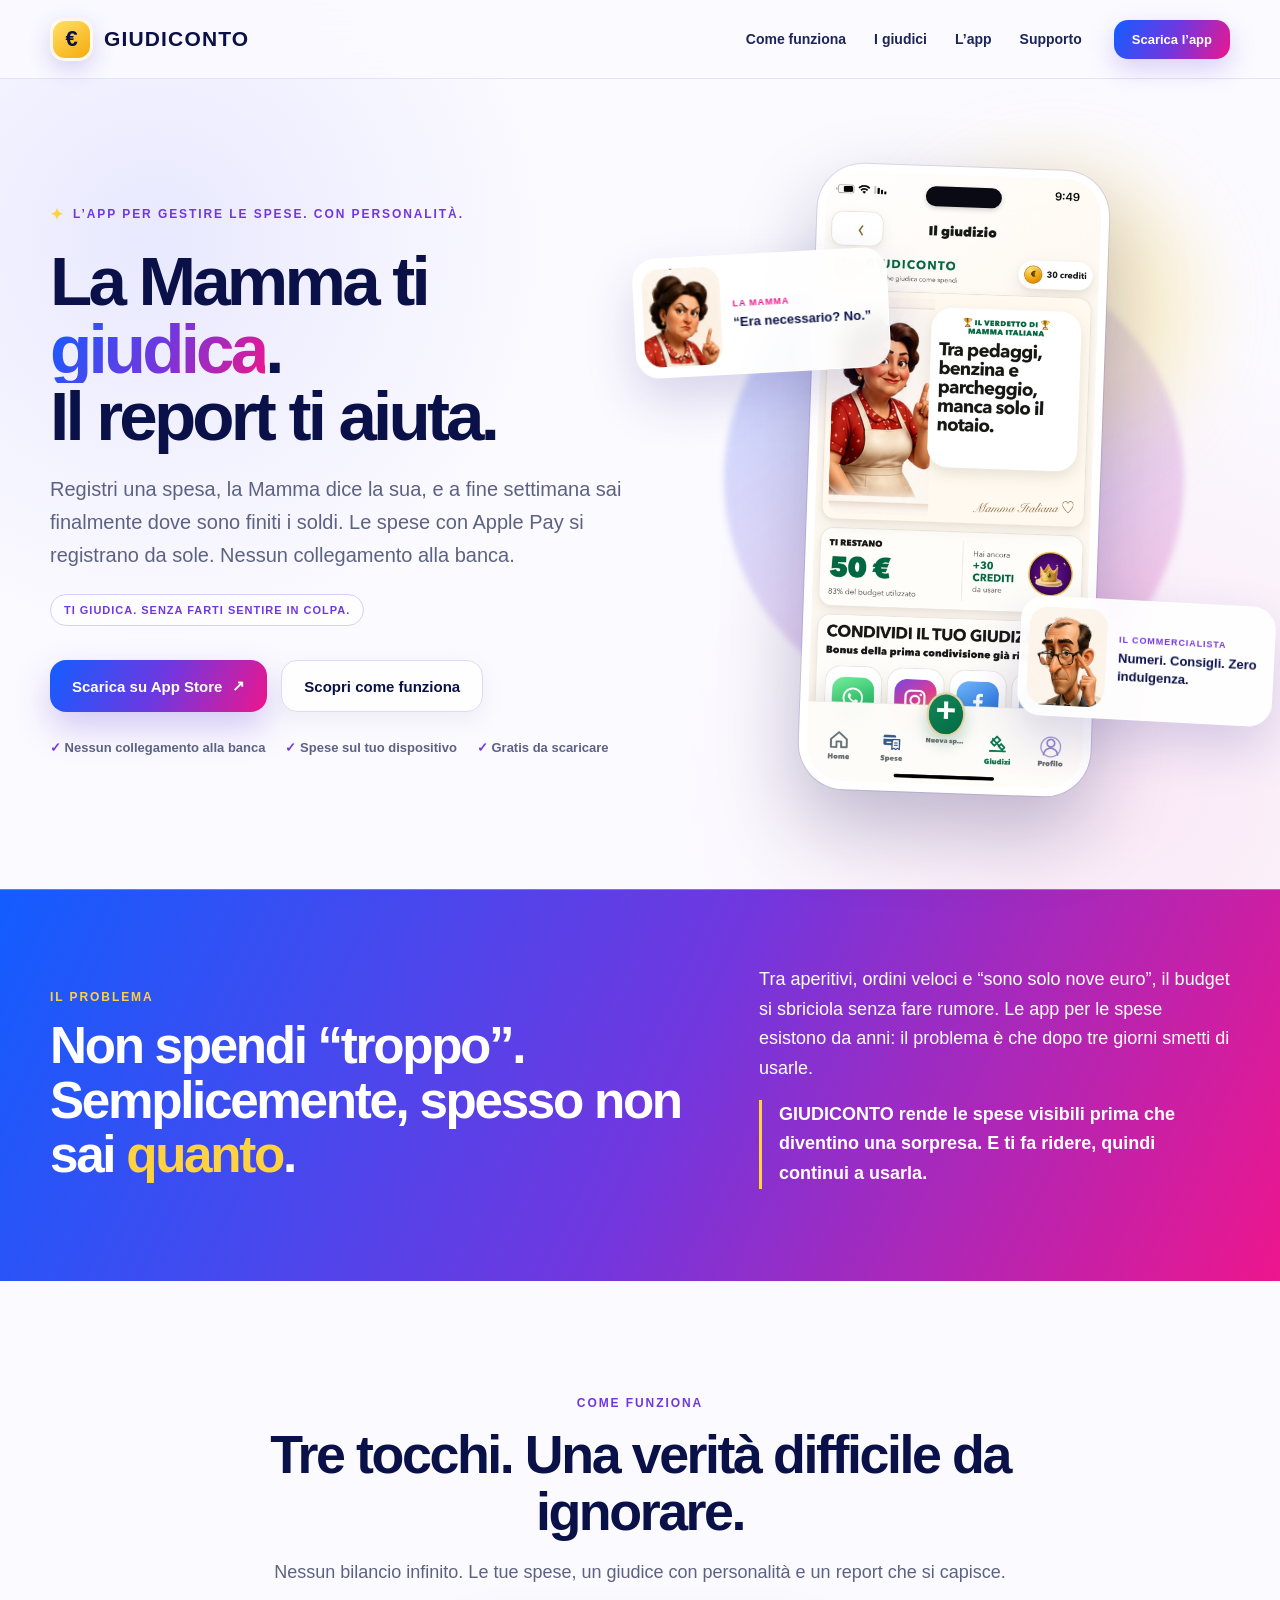
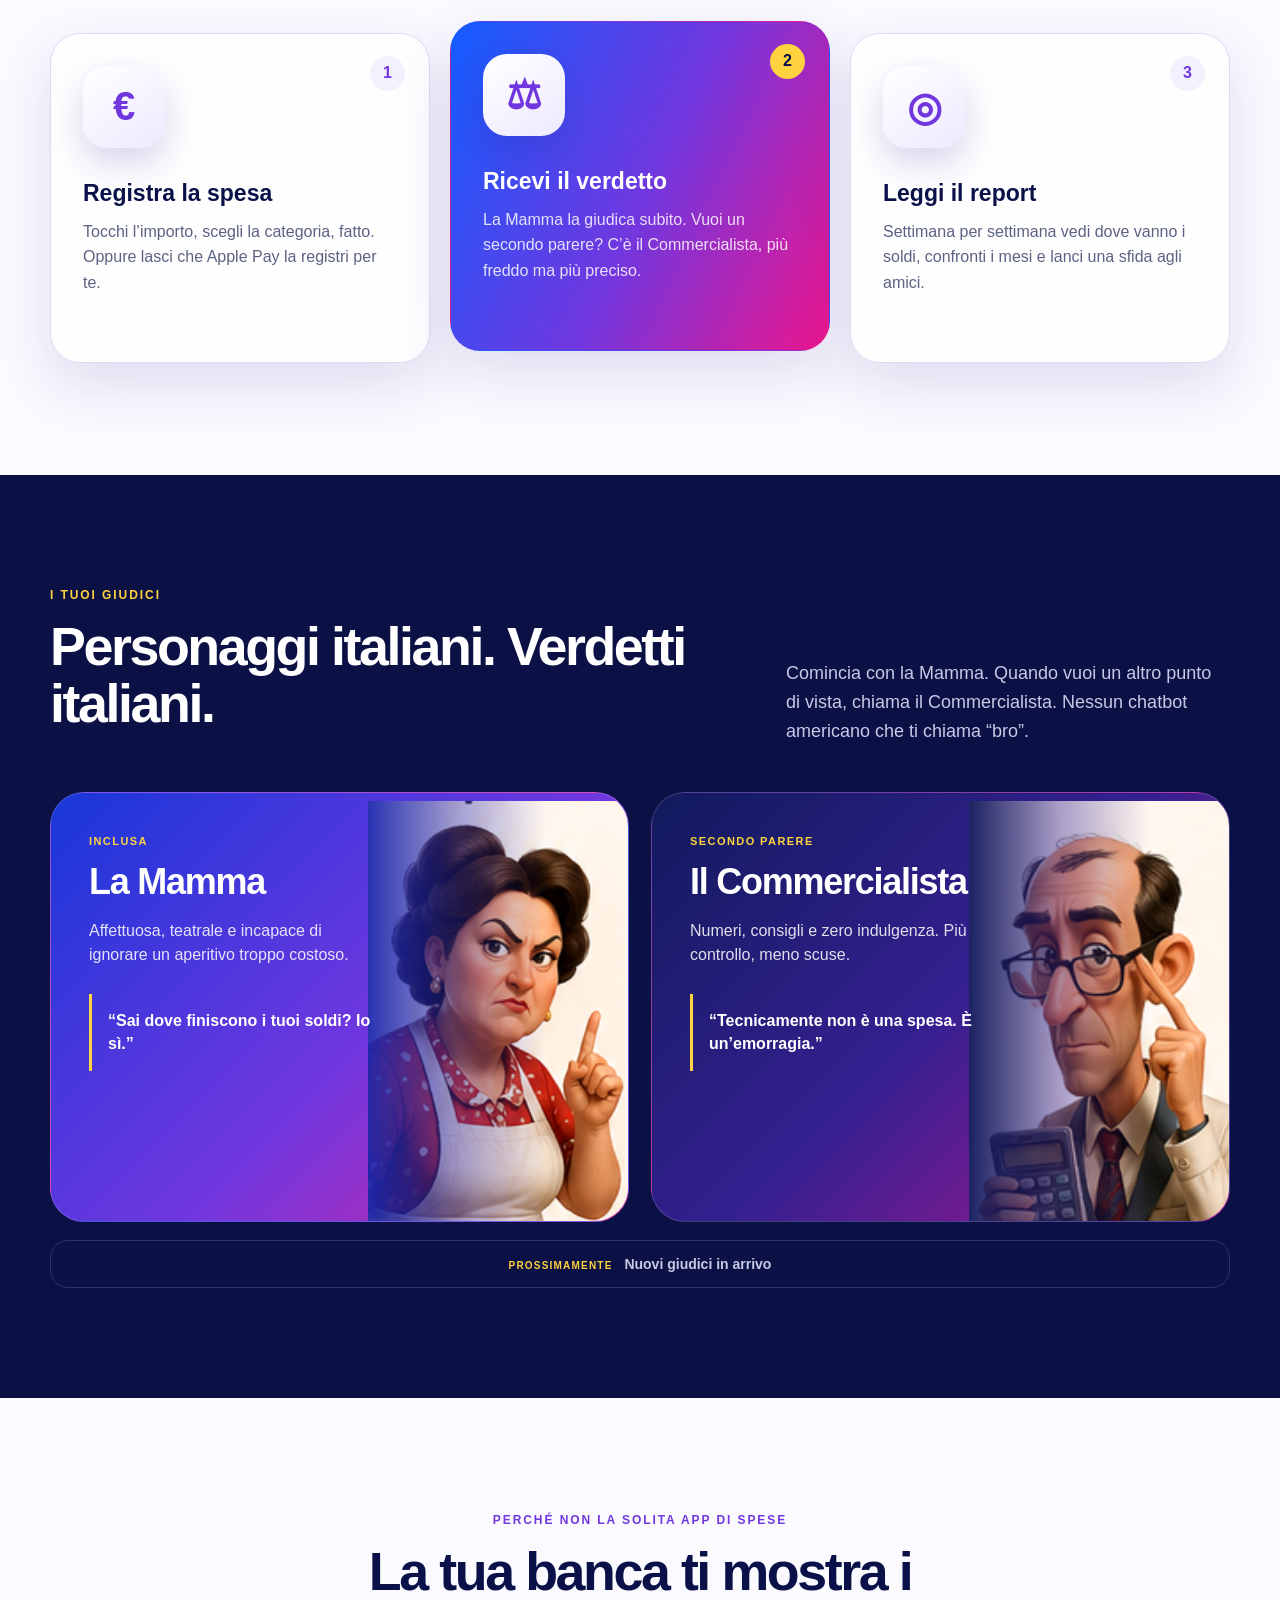
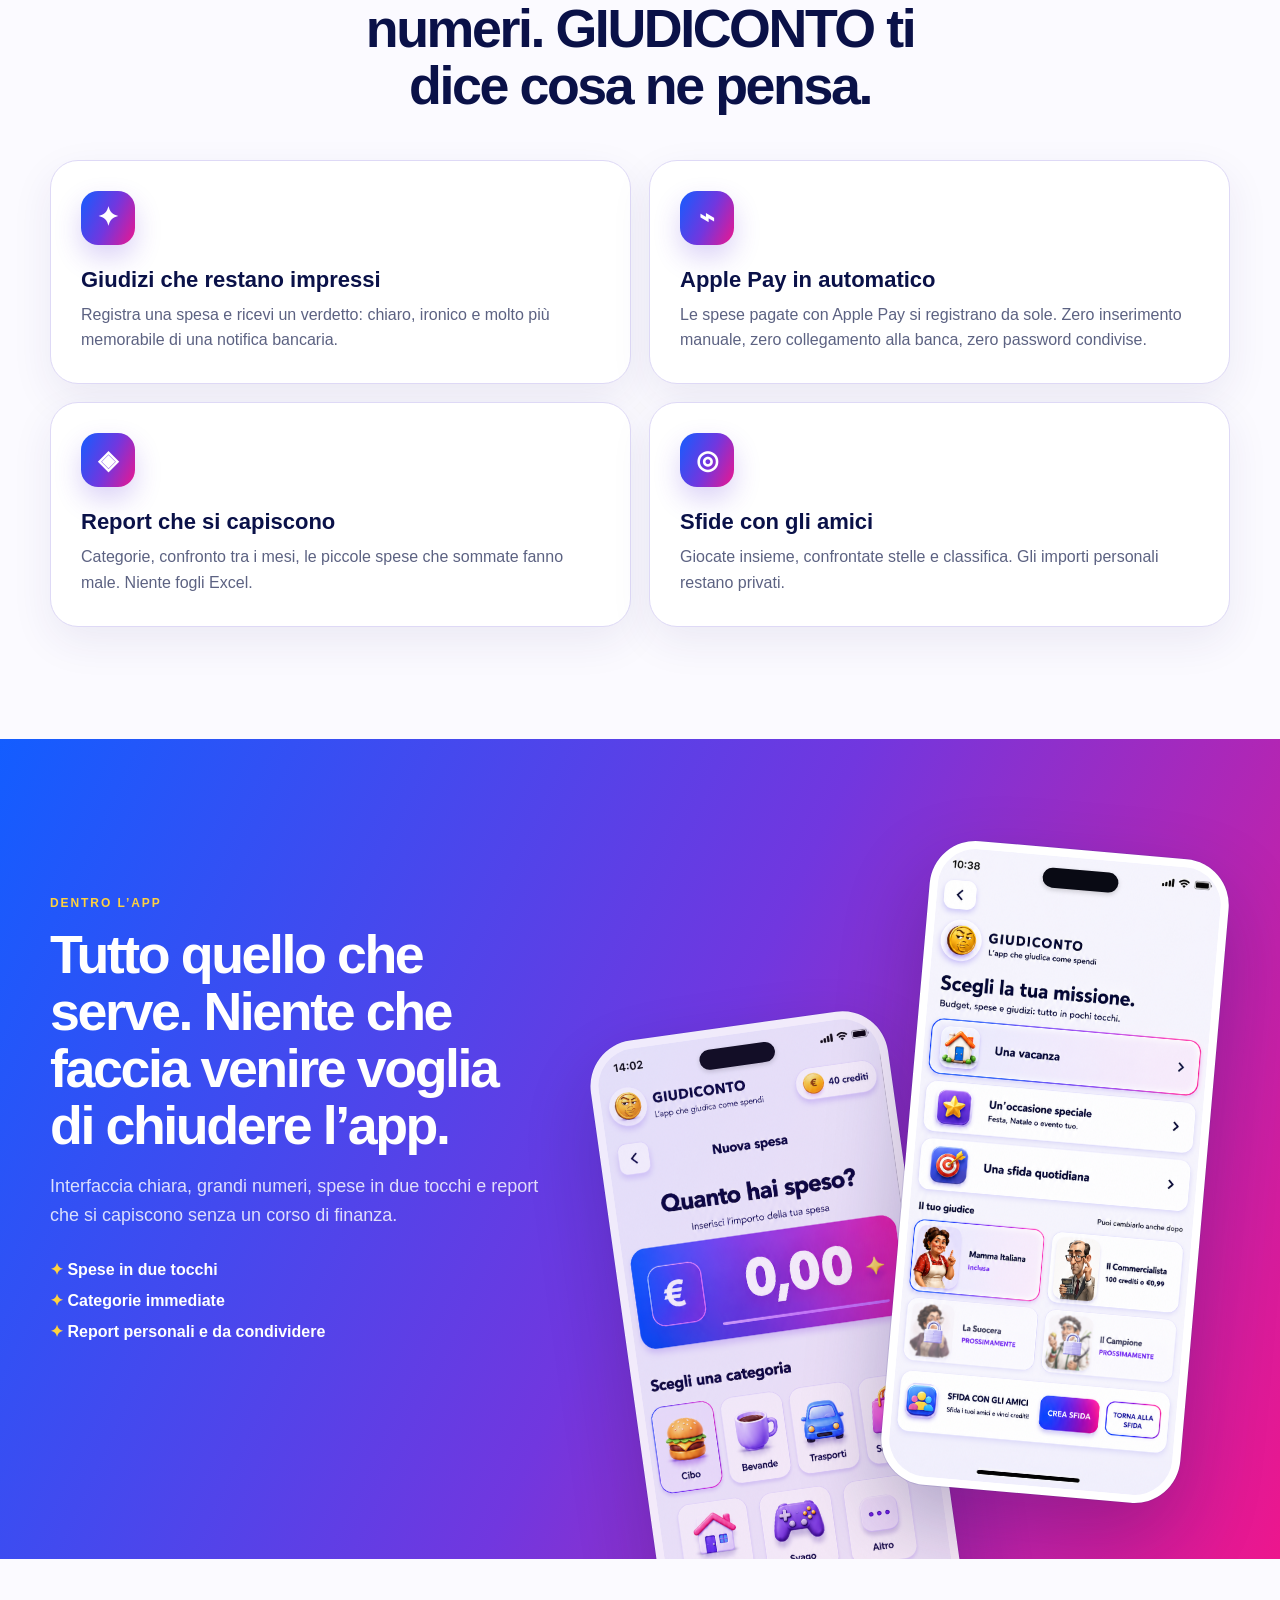
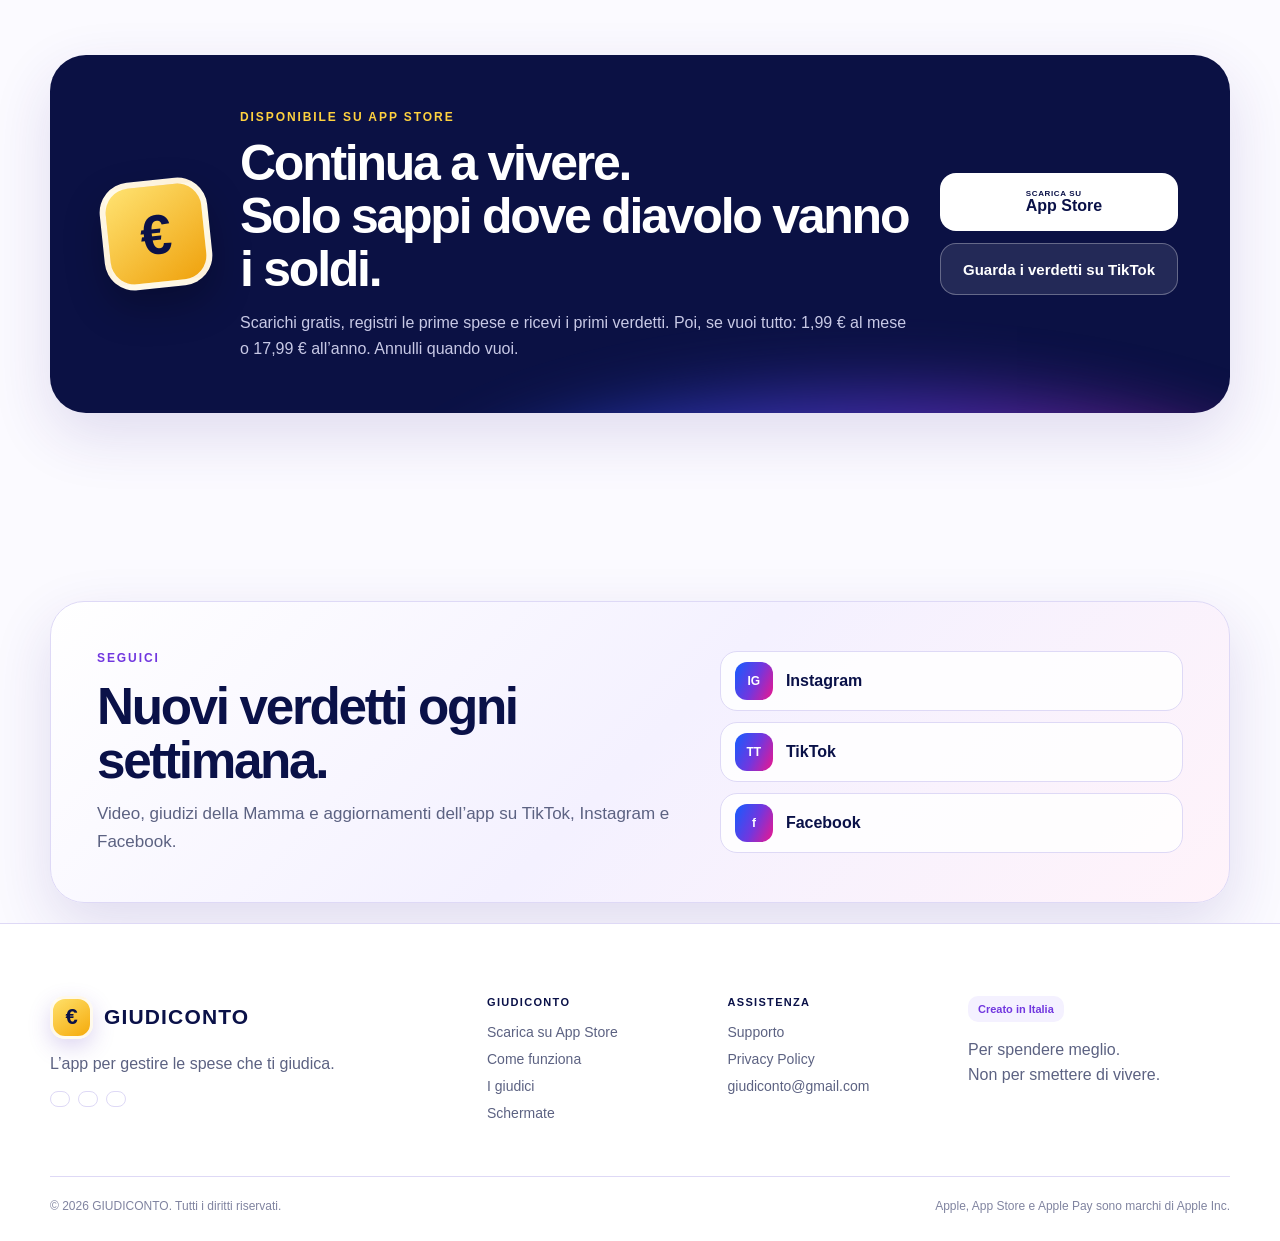
<file: index.html>
<!doctype html>
<html lang="it">
<head>
  <meta charset="utf-8">
  <meta name="viewport" content="width=device-width,initial-scale=1">
  <title>GIUDICONTO – L’app per gestire le spese che ti giudica (e ti aiuta a risparmiare)</title>
  <meta name="description" content="GIUDICONTO è l’app italiana per iPhone per registrare e capire le tue spese: ogni acquisto riceve il verdetto ironico della Mamma, il report ti mostra dove finiscono i soldi. Spese con Apple Pay registrate in automatico, senza collegare la banca. Scaricala su App Store.">
  <meta name="keywords" content="app gestione spese, app per gestire le spese, app spese iPhone, registrare spese, budget, risparmio, report spese, GIUDICONTO">
  <meta name="robots" content="index,follow">
  <link rel="canonical" href="https://giudiconto-site.pages.dev/">
  <meta property="og:title" content="GIUDICONTO – La Mamma ti giudica. Il report ti aiuta.">
  <meta property="og:description" content="L’app per gestire le spese che ti fa ridere e ti fa risparmiare. Senza collegare la banca. Su App Store.">
  <meta property="og:type" content="website">
  <meta property="og:locale" content="it_IT">
  <meta property="og:url" content="https://giudiconto-site.pages.dev/">
  <meta property="og:image" content="https://giudiconto-site.pages.dev/assets/og.png">
  <meta name="twitter:card" content="summary_large_image">
  <meta name="apple-itunes-app" content="app-id=6795099409">
  <link rel="icon" href="/favicon.svg">
  <link rel="stylesheet" href="/assets/styles.css">
  <script type="application/ld+json">{"@context":"https://schema.org","@type":"SoftwareApplication","name":"GIUDICONTO","applicationCategory":"FinanceApplication","operatingSystem":"iOS","inLanguage":"it","url":"https://giudiconto-site.pages.dev/","installUrl":"https://apps.apple.com/it/app/giudiconto/id6795099409","description":"App italiana per registrare e gestire le spese: ogni acquisto riceve il giudizio ironico della Mamma e un report chiaro mostra dove vanno i soldi. Registrazione automatica con Apple Pay, nessun collegamento alla banca.","offers":[{"@type":"Offer","price":"1.99","priceCurrency":"EUR","name":"Abbonamento mensile"},{"@type":"Offer","price":"17.99","priceCurrency":"EUR","name":"Abbonamento annuale"}],"sameAs":["https://www.instagram.com/giudiconto/","https://www.tiktok.com/@giudicontoapp","https://www.facebook.com/share/1DPfQwHy4r/?mibextid=wwXIfr"]}</script>
</head>
<body>
<div class="site-shell">
<header class="site-header"><div class="section-wrap header-inner">
  <a class="brand" href="/" aria-label="GIUDICONTO – Home"><span class="brand-mark" aria-hidden="true">€</span><span class="brand-name">GIUDICONTO</span></a>
  <nav class="main-nav" aria-label="Navigazione principale"><a href="#come-funziona">Come funziona</a><a href="#giudici">I giudici</a><a href="#schermate">L’app</a><a href="/support/">Supporto</a></nav>
  <a class="header-cta" href="https://apps.apple.com/it/app/giudiconto/id6795099409">Scarica l’app</a>
</div></header>
<main>
<section class="hero section-wrap" id="top">
  <div class="hero-copy"><div class="eyebrow"><span>✦</span> L’APP PER GESTIRE LE SPESE. CON PERSONALITÀ.</div><h1>La Mamma ti <span>giudica</span>.<br>Il report ti aiuta.</h1><p class="hero-lede">Registri una spesa, la Mamma dice la sua, e a fine settimana sai finalmente dove sono finiti i soldi. Le spese con Apple Pay si registrano da sole. Nessun collegamento alla banca.</p><div class="brand-line">TI GIUDICA. SENZA FARTI SENTIRE IN COLPA.</div><div class="hero-actions"><a class="button button-primary" href="https://apps.apple.com/it/app/giudiconto/id6795099409">Scarica su App Store <span aria-hidden="true">↗</span></a><a class="button button-secondary" href="#come-funziona">Scopri come funziona</a></div><div class="trust-row"><span><b>✓</b> Nessun collegamento alla banca</span><span><b>✓</b> Spese sul tuo dispositivo</span><span><b>✓</b> Gratis da scaricare</span></div></div>
  <div class="hero-visual" aria-label="Anteprima dell’app GIUDICONTO"><div class="orb orb-one"></div><div class="orb orb-two"></div><div class="judge-peek judge-mamma"><img src="/assets/characters/mamma.png" alt="La Mamma, giudice di GIUDICONTO"><div><small>LA MAMMA</small><strong>“Era necessario? No.”</strong></div></div><div class="judge-peek judge-commercialista"><img src="/assets/characters/commercialista.png" alt="Il Commercialista"><div><small>IL COMMERCIALISTA</small><strong>Numeri. Consigli. Zero indulgenza.</strong></div></div><div class="phone phone-hero"><div class="phone-island"></div><img src="/assets/screens/mamma-giudizio.jpg" alt="Il verdetto della Mamma su una spesa in GIUDICONTO"></div></div>
</section>
<section class="problem-band"><div class="section-wrap problem-grid"><div><span class="section-kicker">IL PROBLEMA</span><h2>Non spendi “troppo”.<br>Semplicemente, spesso non sai <em>quanto</em>.</h2></div><div class="problem-copy"><p>Tra aperitivi, ordini veloci e “sono solo nove euro”, il budget si sbriciola senza fare rumore. Le app per le spese esistono da anni: il problema è che dopo tre giorni smetti di usarle.</p><p class="highlight-line">GIUDICONTO rende le spese visibili prima che diventino una sorpresa. E ti fa ridere, quindi continui a usarla.</p></div></div></section>
<section class="section section-wrap" id="come-funziona"><div class="section-heading centered"><span class="section-kicker">COME FUNZIONA</span><h2>Tre tocchi. Una verità difficile da ignorare.</h2><p>Nessun bilancio infinito. Le tue spese, un giudice con personalità e un report che si capisce.</p></div><div class="steps-grid"><article class="step-card"><span class="step-number">1</span><div class="step-icon">€</div><h3>Registra la spesa</h3><p>Tocchi l’importo, scegli la categoria, fatto. Oppure lasci che Apple Pay la registri per te.</p></article><article class="step-card featured"><span class="step-number">2</span><div class="step-icon">⚖</div><h3>Ricevi il verdetto</h3><p>La Mamma la giudica subito. Vuoi un secondo parere? C’è il Commercialista, più freddo ma più preciso.</p></article><article class="step-card"><span class="step-number">3</span><div class="step-icon">◎</div><h3>Leggi il report</h3><p>Settimana per settimana vedi dove vanno i soldi, confronti i mesi e lanci una sfida agli amici.</p></article></div></section>
<section class="characters-section" id="giudici"><div class="section-wrap"><div class="section-heading split-heading"><div><span class="section-kicker light">I TUOI GIUDICI</span><h2>Personaggi italiani. Verdetti italiani.</h2></div><p>Comincia con la Mamma. Quando vuoi un altro punto di vista, chiama il Commercialista. Nessun chatbot americano che ti chiama “bro”.</p></div><div class="character-grid"><article class="character-card mamma"><div class="character-copy"><span class="mini-label">INCLUSA</span><h3>La Mamma</h3><p>Affettuosa, teatrale e incapace di ignorare un aperitivo troppo costoso.</p><blockquote>“Sai dove finiscono i tuoi soldi? Io sì.”</blockquote></div><div class="character-art mamma-art"><img src="/assets/characters/mamma.png" alt="La Mamma, giudice di GIUDICONTO"></div></article><article class="character-card commercialista"><div class="character-copy"><span class="mini-label">SECONDO PARERE</span><h3>Il Commercialista</h3><p>Numeri, consigli e zero indulgenza. Più controllo, meno scuse.</p><blockquote>“Tecnicamente non è una spesa. È un’emorragia.”</blockquote></div><div class="character-art commercialista-art"><img src="/assets/characters/commercialista.png" alt="Il Commercialista, giudice di GIUDICONTO"></div></article></div><div class="coming-soon-row"><span>PROSSIMAMENTE</span> Nuovi giudici in arrivo</div></div></section>
<section class="section section-wrap" id="vantaggi"><div class="section-heading centered narrow"><span class="section-kicker">PERCHÉ NON LA SOLITA APP DI SPESE</span><h2>La tua banca ti mostra i numeri. GIUDICONTO ti dice cosa ne pensa.</h2></div><div class="benefit-grid"><article class="benefit-card"><div class="benefit-icon">✦</div><h3>Giudizi che restano impressi</h3><p>Registra una spesa e ricevi un verdetto: chiaro, ironico e molto più memorabile di una notifica bancaria.</p></article><article class="benefit-card"><div class="benefit-icon">⌁</div><h3>Apple Pay in automatico</h3><p>Le spese pagate con Apple Pay si registrano da sole. Zero inserimento manuale, zero collegamento alla banca, zero password condivise.</p></article><article class="benefit-card"><div class="benefit-icon">◈</div><h3>Report che si capiscono</h3><p>Categorie, confronto tra i mesi, le piccole spese che sommate fanno male. Niente fogli Excel.</p></article><article class="benefit-card"><div class="benefit-icon">◎</div><h3>Sfide con gli amici</h3><p>Giocate insieme, confrontate stelle e classifica. Gli importi personali restano privati.</p></article></div></section>
<section class="screens-section" id="schermate"><div class="section-wrap screens-layout"><div class="screens-copy"><span class="section-kicker light">DENTRO L’APP</span><h2>Tutto quello che serve. Niente che faccia venire voglia di chiudere l’app.</h2><p>Interfaccia chiara, grandi numeri, spese in due tocchi e report che si capiscono senza un corso di finanza.</p><div class="screen-points"><span>✦ Spese in due tocchi</span><span>✦ Categorie immediate</span><span>✦ Report personali e da condividere</span></div></div><div class="phone-stack"><div class="phone phone-back"><div class="phone-island"></div><img src="/assets/screens/nuova-spesa.png" alt="Schermata Nuova spesa di GIUDICONTO"></div><div class="phone phone-front"><div class="phone-island"></div><img src="/assets/screens/missioni.png" alt="Schermata delle missioni di GIUDICONTO"></div></div></div></section>
<section class="launch-section section-wrap" id="scarica"><div class="launch-card"><div class="launch-coin">€</div><div><span class="section-kicker light">DISPONIBILE SU APP STORE</span><h2>Continua a vivere.<br>Solo sappi dove diavolo vanno i soldi.</h2><p>Scarichi gratis, registri le prime spese e ricevi i primi verdetti. Poi, se vuoi tutto: 1,99 € al mese o 17,99 € all’anno. Annulli quando vuoi.</p></div><div class="launch-actions"><a class="store-badge" href="https://apps.apple.com/it/app/giudiconto/id6795099409"><b></b><span><small>SCARICA SU</small>App Store</span></a><a class="button button-white" href="https://www.tiktok.com/@giudicontoapp" target="_blank" rel="noreferrer">Guarda i verdetti su TikTok</a></div></div></section>
<section class="social-section section-wrap" id="social"><div class="social-card"><div><span class="section-kicker">SEGUICI</span><h2>Nuovi verdetti ogni settimana.</h2><p>Video, giudizi della Mamma e aggiornamenti dell’app su TikTok, Instagram e Facebook.</p></div><div class="social-links"><a href="https://www.instagram.com/giudiconto/" target="_blank" rel="noreferrer"><span class="social-icon">IG</span><span>Instagram</span></a><a href="https://www.tiktok.com/@giudicontoapp" target="_blank" rel="noreferrer"><span class="social-icon">TT</span><span>TikTok</span></a><a href="https://www.facebook.com/share/1DPfQwHy4r/?mibextid=wwXIfr" target="_blank" rel="noreferrer"><span class="social-icon">f</span><span>Facebook</span></a></div></div></section>
</main>
<footer class="site-footer"><div class="section-wrap footer-grid"><div><a class="brand" href="/"><span class="brand-mark">€</span><span class="brand-name">GIUDICONTO</span></a><p>L’app per gestire le spese che ti giudica.</p><div class="social-links compact"><a href="https://www.instagram.com/giudiconto/" target="_blank" rel="noreferrer"><span class="social-icon">IG</span></a><a href="https://www.tiktok.com/@giudicontoapp" target="_blank" rel="noreferrer"><span class="social-icon">TT</span></a><a href="https://www.facebook.com/share/1DPfQwHy4r/?mibextid=wwXIfr" target="_blank" rel="noreferrer"><span class="social-icon">f</span></a></div></div><div class="footer-links"><strong>GIUDICONTO</strong><a href="https://apps.apple.com/it/app/giudiconto/id6795099409">Scarica su App Store</a><a href="#come-funziona">Come funziona</a><a href="#giudici">I giudici</a><a href="#schermate">Schermate</a></div><div class="footer-links"><strong>ASSISTENZA</strong><a href="/support/">Supporto</a><a href="/privacy/">Privacy Policy</a><a href="mailto:giudiconto@gmail.com">giudiconto@gmail.com</a></div><div class="footer-note"><span>Creato in Italia</span><p>Per spendere meglio.<br>Non per smettere di vivere.</p></div></div><div class="section-wrap footer-bottom"><span>© 2026 GIUDICONTO. Tutti i diritti riservati.</span><span>Apple, App Store e Apple Pay sono marchi di Apple Inc.</span></div></footer>
</div>
</body>
</html>
</file>
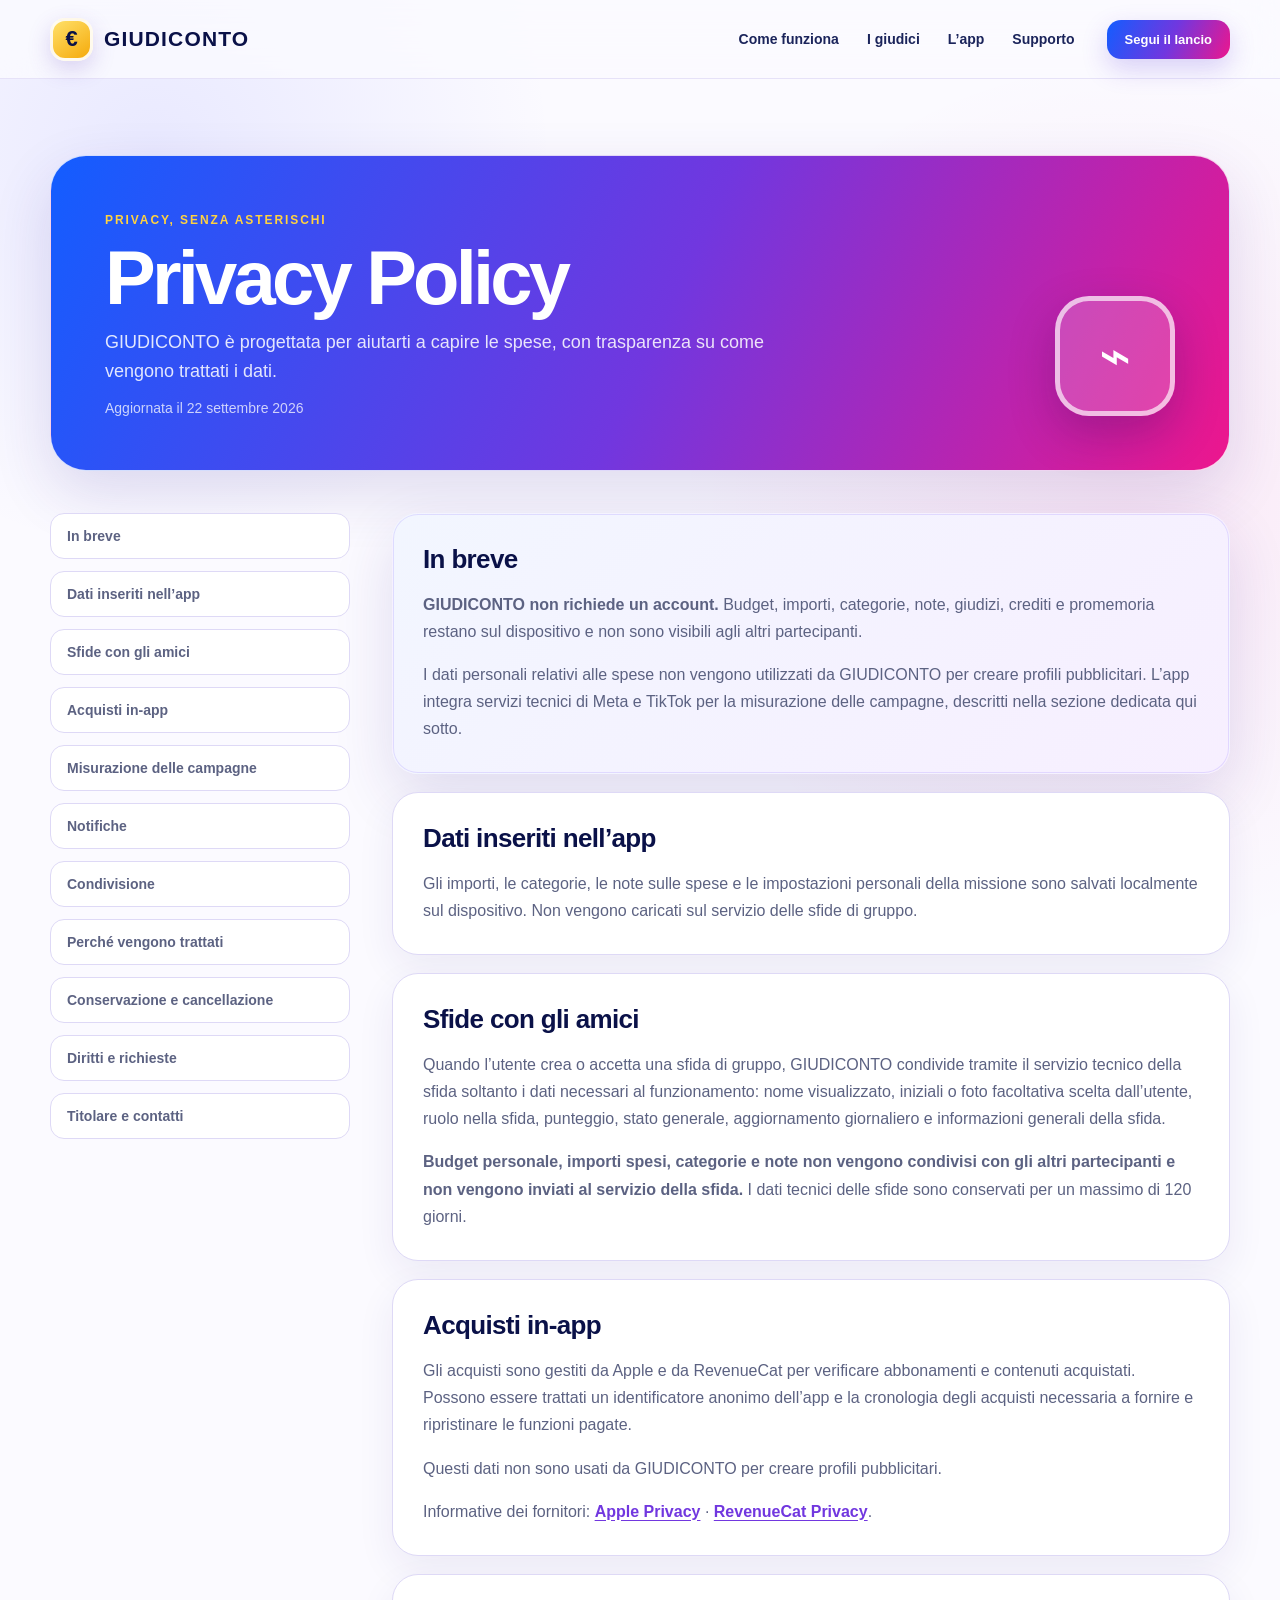
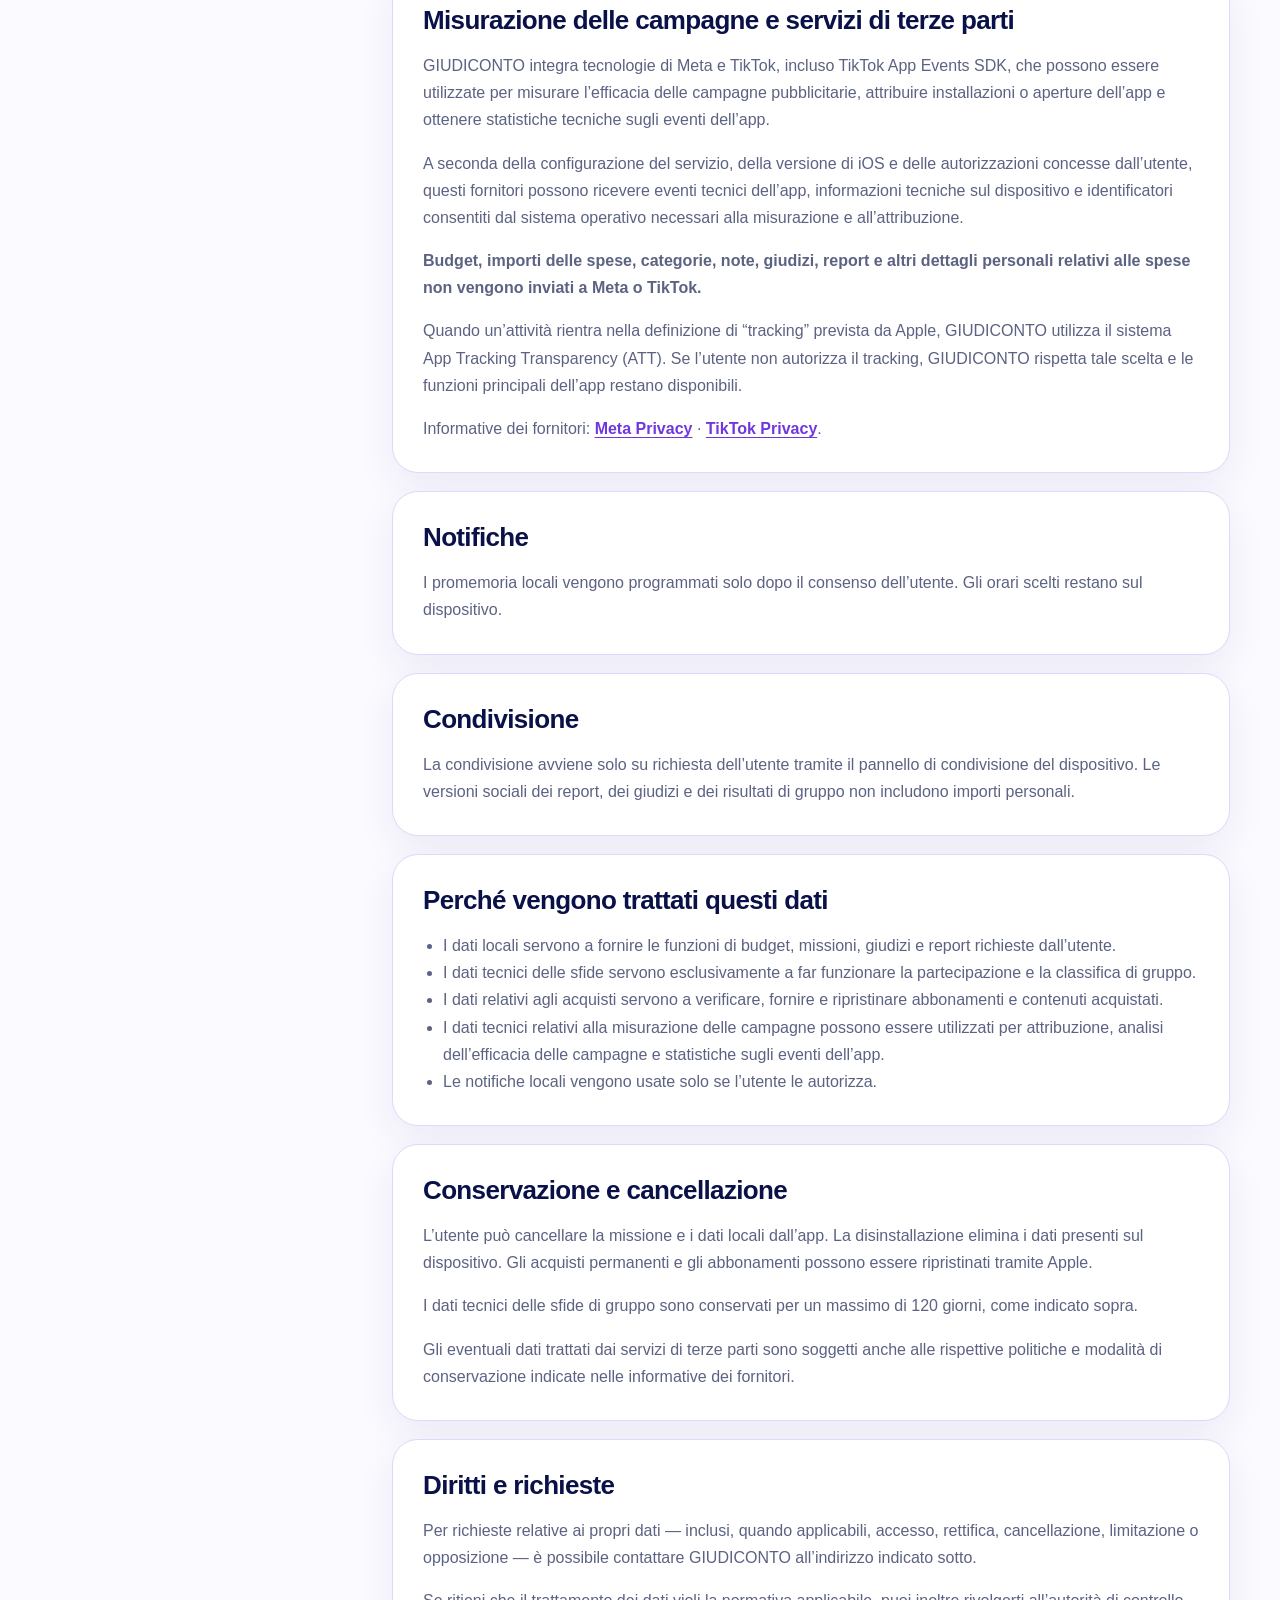
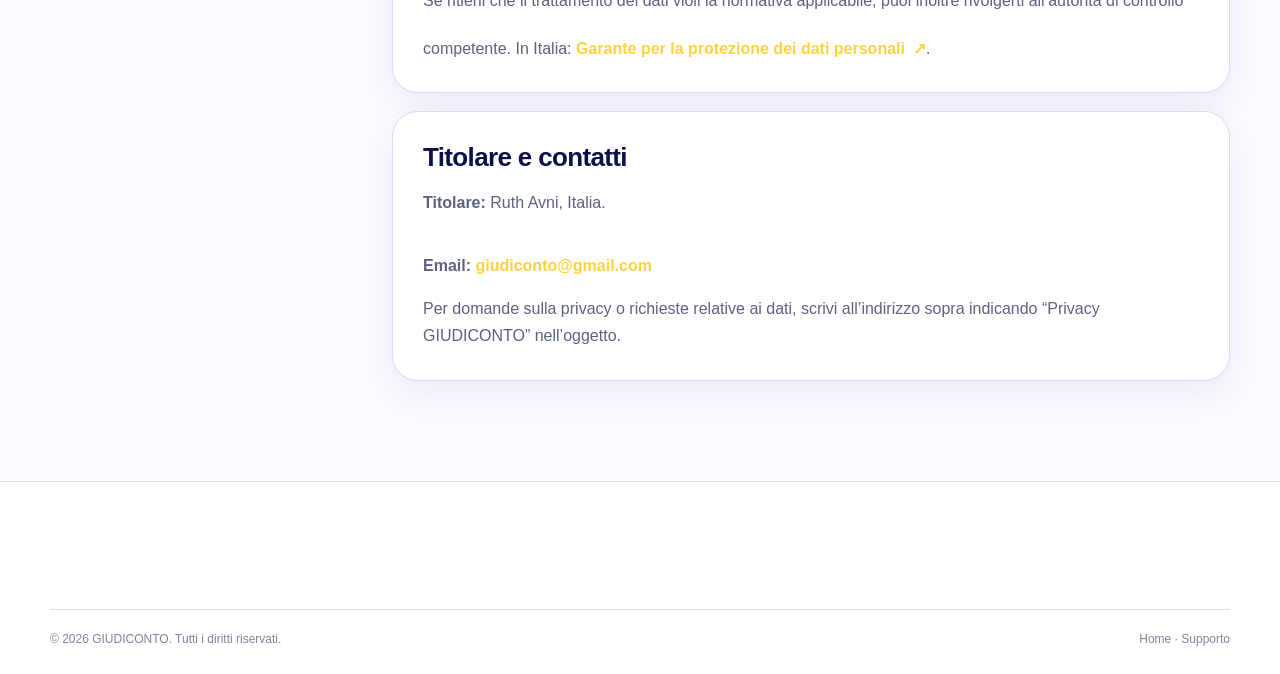
<file: privacy/index.html>
<!doctype html>
<html lang="it">
<head>
  <meta charset="utf-8">
  <meta name="viewport" content="width=device-width,initial-scale=1">
  <title>Privacy Policy | GIUDICONTO</title>
  <meta name="description" content="Privacy Policy pubblica di GIUDICONTO: dati locali, sfide con gli amici, acquisti, notifiche, misurazione delle campagne, servizi di terze parti e diritti dell’utente.">
  <meta name="robots" content="index,follow">
  <link rel="icon" href="/favicon.svg">
  <link rel="stylesheet" href="/assets/styles.css">
</head>

<body>
<div class="site-shell">

<header class="site-header">
  <div class="section-wrap header-inner">
    <a class="brand" href="/">
      <span class="brand-mark">€</span>
      <span class="brand-name">GIUDICONTO</span>
    </a>

    <nav class="main-nav">
      <a href="/#come-funziona">Come funziona</a>
      <a href="/#giudici">I giudici</a>
      <a href="/#schermate">L’app</a>
      <a href="/support/">Supporto</a>
    </nav>

    <a class="header-cta" href="/#social">Segui il lancio</a>
  </div>
</header>

<main class="subpage-main">
  <div class="section-wrap">

    <section class="subpage-hero">
      <div>
        <span class="section-kicker light">PRIVACY, SENZA ASTERISCHI</span>
        <h1>Privacy Policy</h1>
        <p>GIUDICONTO è progettata per aiutarti a capire le spese, con trasparenza su come vengono trattati i dati.</p>
        <div class="legal-meta">Aggiornata il 22 settembre 2026</div>
      </div>

      <div class="subpage-icon">⌁</div>
    </section>

    <div class="content-grid">

      <aside class="content-aside">
        <a href="#breve">In breve</a>
        <a href="#dati-app">Dati inseriti nell’app</a>
        <a href="#sfide">Sfide con gli amici</a>
        <a href="#acquisti">Acquisti in-app</a>
        <a href="#misurazione">Misurazione delle campagne</a>
        <a href="#notifiche">Notifiche</a>
        <a href="#condivisione">Condivisione</a>
        <a href="#finalita">Perché vengono trattati</a>
        <a href="#cancellazione">Conservazione e cancellazione</a>
        <a href="#diritti">Diritti e richieste</a>
        <a href="#contatti">Titolare e contatti</a>
      </aside>

      <article class="legal-content">

        <section class="legal-card summary-card" id="breve">
          <h2>In breve</h2>
          <p><strong>GIUDICONTO non richiede un account.</strong> Budget, importi, categorie, note, giudizi, crediti e promemoria restano sul dispositivo e non sono visibili agli altri partecipanti.</p>
          <p>I dati personali relativi alle spese non vengono utilizzati da GIUDICONTO per creare profili pubblicitari. L’app integra servizi tecnici di Meta e TikTok per la misurazione delle campagne, descritti nella sezione dedicata qui sotto.</p>
        </section>

        <section class="legal-card" id="dati-app">
          <h2>Dati inseriti nell’app</h2>
          <p>Gli importi, le categorie, le note sulle spese e le impostazioni personali della missione sono salvati localmente sul dispositivo. Non vengono caricati sul servizio delle sfide di gruppo.</p>
        </section>

        <section class="legal-card" id="sfide">
          <h2>Sfide con gli amici</h2>
          <p>Quando l’utente crea o accetta una sfida di gruppo, GIUDICONTO condivide tramite il servizio tecnico della sfida soltanto i dati necessari al funzionamento: nome visualizzato, iniziali o foto facoltativa scelta dall’utente, ruolo nella sfida, punteggio, stato generale, aggiornamento giornaliero e informazioni generali della sfida.</p>
          <p><strong>Budget personale, importi spesi, categorie e note non vengono condivisi con gli altri partecipanti e non vengono inviati al servizio della sfida.</strong> I dati tecnici delle sfide sono conservati per un massimo di 120 giorni.</p>
        </section>

        <section class="legal-card" id="acquisti">
          <h2>Acquisti in-app</h2>
          <p>Gli acquisti sono gestiti da Apple e da RevenueCat per verificare abbonamenti e contenuti acquistati. Possono essere trattati un identificatore anonimo dell’app e la cronologia degli acquisti necessaria a fornire e ripristinare le funzioni pagate.</p>
          <p>Questi dati non sono usati da GIUDICONTO per creare profili pubblicitari.</p>
          <p class="external-policy-links">
            Informative dei fornitori:
            <a href="https://www.apple.com/legal/privacy/" target="_blank" rel="noreferrer">Apple Privacy</a>
            ·
            <a href="https://www.revenuecat.com/privacy/" target="_blank" rel="noreferrer">RevenueCat Privacy</a>.
          </p>
        </section>

        <section class="legal-card" id="misurazione">
          <h2>Misurazione delle campagne e servizi di terze parti</h2>

          <p>GIUDICONTO integra tecnologie di Meta e TikTok, incluso TikTok App Events SDK, che possono essere utilizzate per misurare l’efficacia delle campagne pubblicitarie, attribuire installazioni o aperture dell’app e ottenere statistiche tecniche sugli eventi dell’app.</p>

          <p>A seconda della configurazione del servizio, della versione di iOS e delle autorizzazioni concesse dall’utente, questi fornitori possono ricevere eventi tecnici dell’app, informazioni tecniche sul dispositivo e identificatori consentiti dal sistema operativo necessari alla misurazione e all’attribuzione.</p>

          <p><strong>Budget, importi delle spese, categorie, note, giudizi, report e altri dettagli personali relativi alle spese non vengono inviati a Meta o TikTok.</strong></p>

          <p>Quando un’attività rientra nella definizione di “tracking” prevista da Apple, GIUDICONTO utilizza il sistema App Tracking Transparency (ATT). Se l’utente non autorizza il tracking, GIUDICONTO rispetta tale scelta e le funzioni principali dell’app restano disponibili.</p>

          <p class="external-policy-links">
            Informative dei fornitori:
            <a href="https://www.facebook.com/privacy/policy/" target="_blank" rel="noreferrer">Meta Privacy</a>
            ·
            <a href="https://www.tiktok.com/legal/page/eea/privacy-policy/it" target="_blank" rel="noreferrer">TikTok Privacy</a>.
          </p>
        </section>

        <section class="legal-card" id="notifiche">
          <h2>Notifiche</h2>
          <p>I promemoria locali vengono programmati solo dopo il consenso dell’utente. Gli orari scelti restano sul dispositivo.</p>
        </section>

        <section class="legal-card" id="condivisione">
          <h2>Condivisione</h2>
          <p>La condivisione avviene solo su richiesta dell’utente tramite il pannello di condivisione del dispositivo. Le versioni sociali dei report, dei giudizi e dei risultati di gruppo non includono importi personali.</p>
        </section>

        <section class="legal-card" id="finalita">
          <h2>Perché vengono trattati questi dati</h2>
          <ul>
            <li>I dati locali servono a fornire le funzioni di budget, missioni, giudizi e report richieste dall’utente.</li>
            <li>I dati tecnici delle sfide servono esclusivamente a far funzionare la partecipazione e la classifica di gruppo.</li>
            <li>I dati relativi agli acquisti servono a verificare, fornire e ripristinare abbonamenti e contenuti acquistati.</li>
            <li>I dati tecnici relativi alla misurazione delle campagne possono essere utilizzati per attribuzione, analisi dell’efficacia delle campagne e statistiche sugli eventi dell’app.</li>
            <li>Le notifiche locali vengono usate solo se l’utente le autorizza.</li>
          </ul>
        </section>

        <section class="legal-card" id="cancellazione">
          <h2>Conservazione e cancellazione</h2>
          <p>L’utente può cancellare la missione e i dati locali dall’app. La disinstallazione elimina i dati presenti sul dispositivo. Gli acquisti permanenti e gli abbonamenti possono essere ripristinati tramite Apple.</p>
          <p>I dati tecnici delle sfide di gruppo sono conservati per un massimo di 120 giorni, come indicato sopra.</p>
          <p>Gli eventuali dati trattati dai servizi di terze parti sono soggetti anche alle rispettive politiche e modalità di conservazione indicate nelle informative dei fornitori.</p>
        </section>

        <section class="legal-card" id="diritti">
          <h2>Diritti e richieste</h2>
          <p>Per richieste relative ai propri dati — inclusi, quando applicabili, accesso, rettifica, cancellazione, limitazione o opposizione — è possibile contattare GIUDICONTO all’indirizzo indicato sotto.</p>
          <p>Se ritieni che il trattamento dei dati violi la normativa applicabile, puoi inoltre rivolgerti all’autorità di controllo competente. In Italia:
            <a class="text-link legal-link" href="https://www.garanteprivacy.it/" target="_blank" rel="noreferrer">
              Garante per la protezione dei dati personali <span>↗</span>
            </a>.
          </p>
        </section>

        <section class="legal-card" id="contatti">
          <h2>Titolare e contatti</h2>
          <p><strong>Titolare:</strong> Ruth Avni, Italia.</p>
          <p><strong>Email:</strong>
            <a class="text-link legal-link" href="mailto:giudiconto@gmail.com">giudiconto@gmail.com</a>
          </p>
          <p>Per domande sulla privacy o richieste relative ai dati, scrivi all’indirizzo sopra indicando “Privacy GIUDICONTO” nell’oggetto.</p>
        </section>

      </article>
    </div>
  </div>
</main>

<footer class="site-footer">
  <div class="section-wrap footer-bottom">
    <span>© 2026 GIUDICONTO. Tutti i diritti riservati.</span>
    <span><a href="/">Home</a> · <a href="/support/">Supporto</a></span>
  </div>
</footer>

</div>
</body>
</html>
</file>
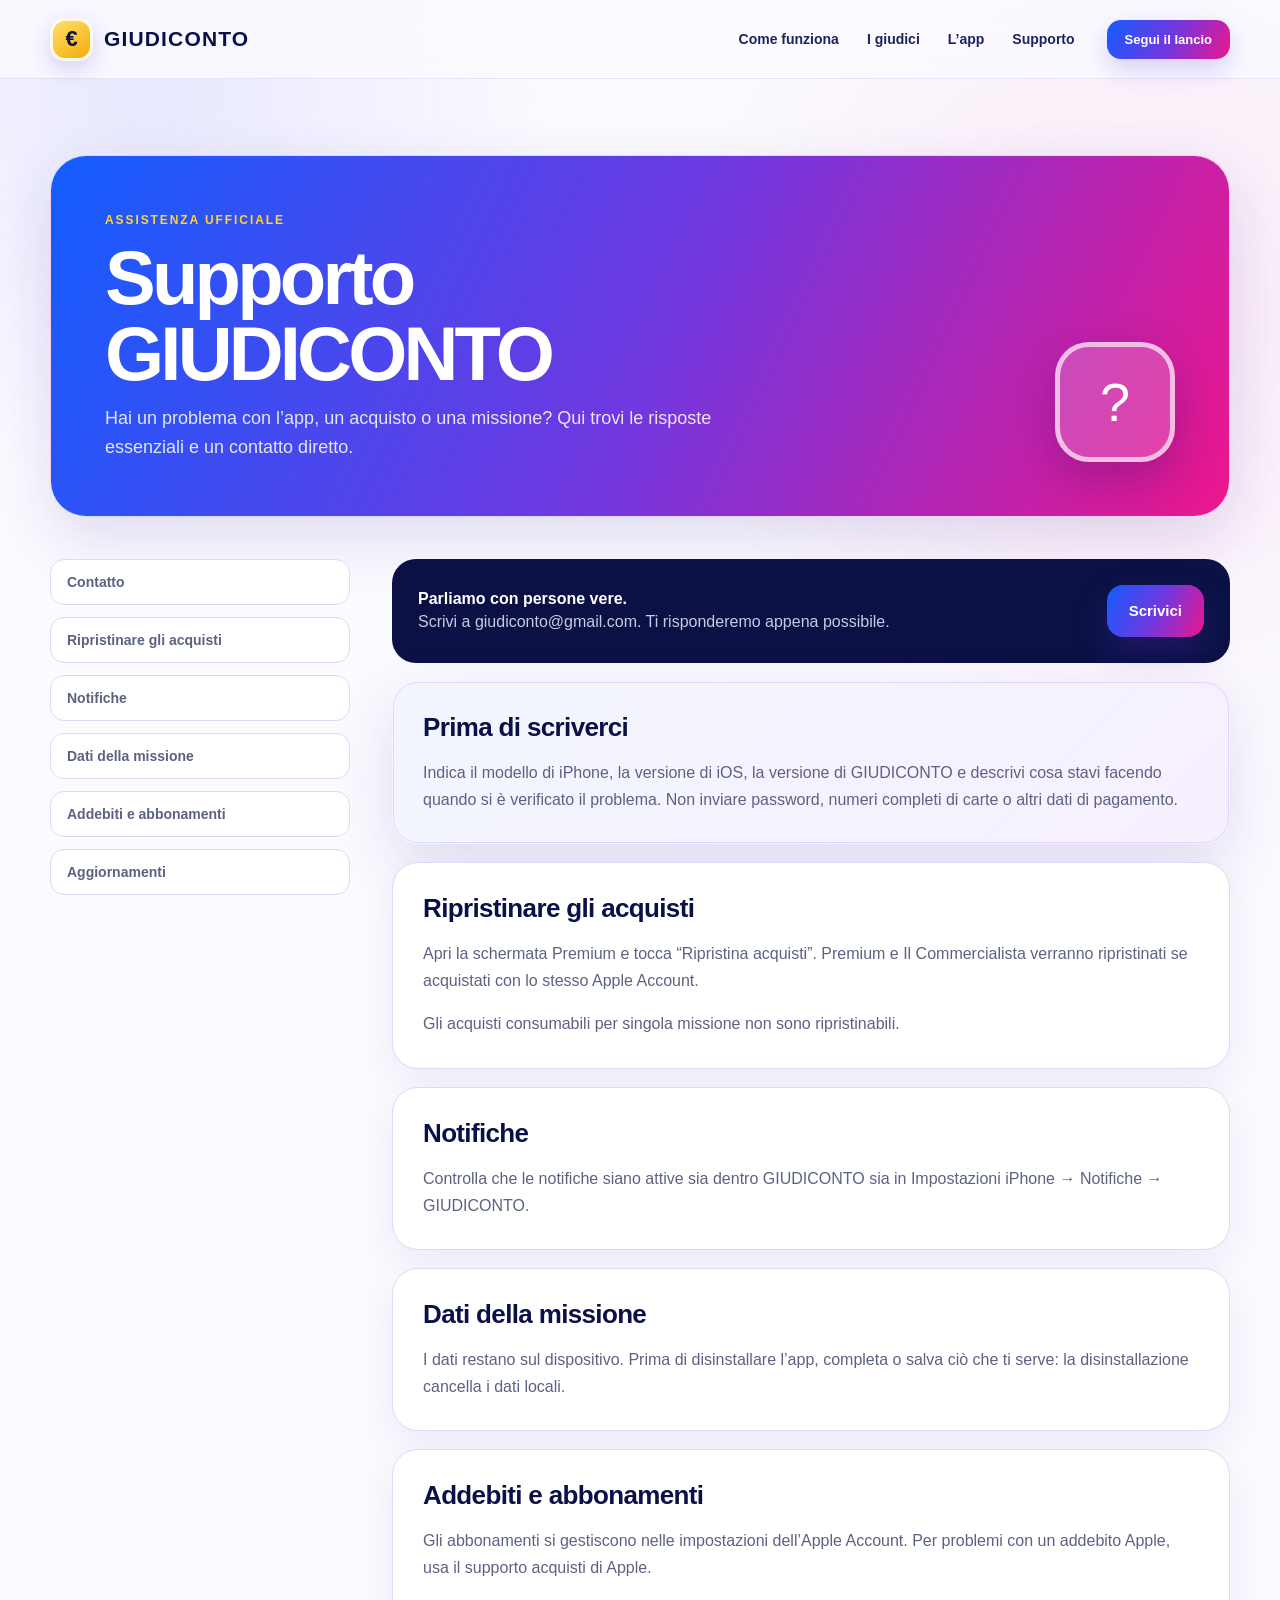
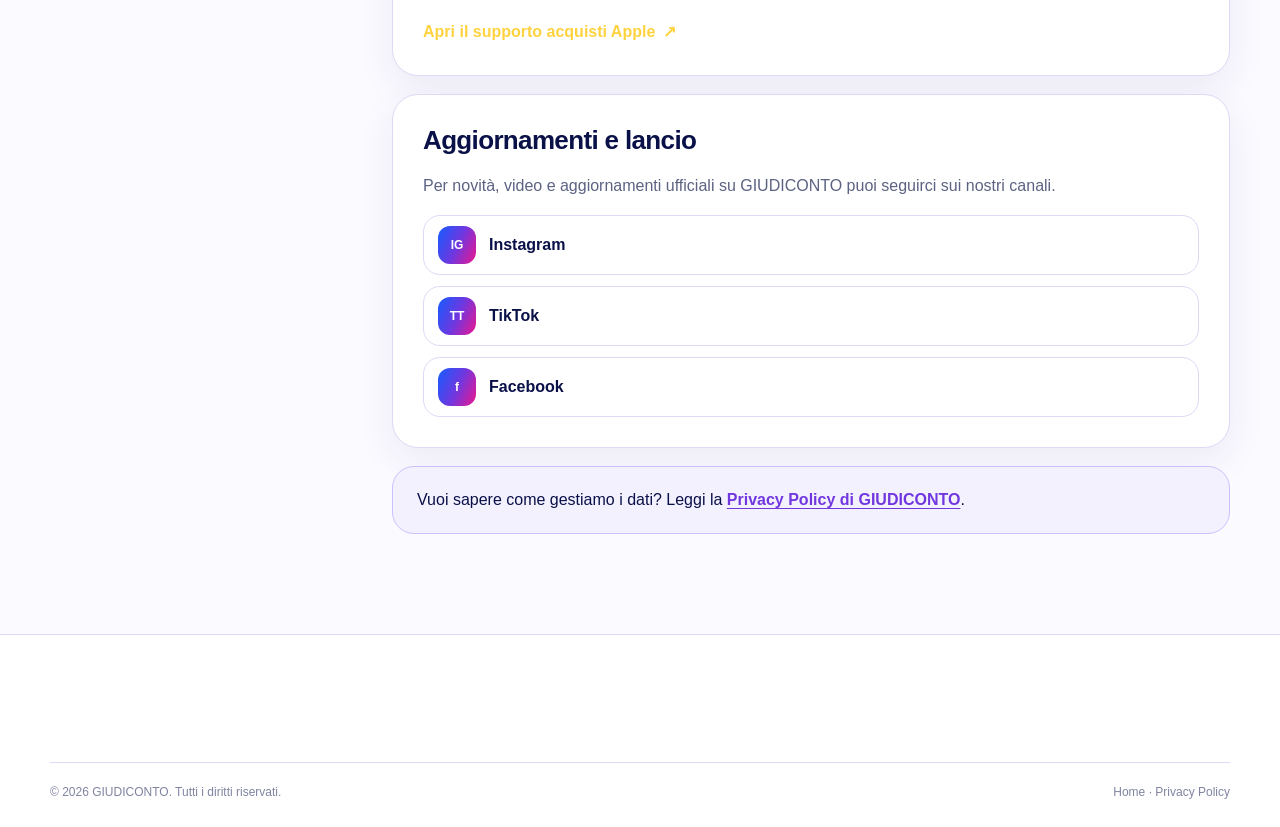
<file: support/index.html>
<!doctype html><html lang="it"><head><meta charset="utf-8"><meta name="viewport" content="width=device-width,initial-scale=1"><title>Supporto | GIUDICONTO</title><meta name="description" content="Assistenza ufficiale GIUDICONTO: contatti, notifiche, dati della missione, abbonamenti e ripristino degli acquisti."><meta name="robots" content="index,follow"><link rel="icon" href="/favicon.svg"><link rel="stylesheet" href="/assets/styles.css"></head><body><div class="site-shell"><header class="site-header"><div class="section-wrap header-inner"><a class="brand" href="/"><span class="brand-mark">€</span><span class="brand-name">GIUDICONTO</span></a><nav class="main-nav"><a href="/#come-funziona">Come funziona</a><a href="/#giudici">I giudici</a><a href="/#schermate">L’app</a><a href="/support/">Supporto</a></nav><a class="header-cta" href="/#social">Segui il lancio</a></div></header><main class="subpage-main"><div class="section-wrap"><section class="subpage-hero"><div><span class="section-kicker light">ASSISTENZA UFFICIALE</span><h1>Supporto<br>GIUDICONTO</h1><p>Hai un problema con l’app, un acquisto o una missione? Qui trovi le risposte essenziali e un contatto diretto.</p></div><div class="subpage-icon">?</div></section><div class="content-grid"><aside class="content-aside"><a href="#contatto">Contatto</a><a href="#acquisti">Ripristinare gli acquisti</a><a href="#notifiche">Notifiche</a><a href="#dati">Dati della missione</a><a href="#addebiti">Addebiti e abbonamenti</a><a href="#social">Aggiornamenti</a></aside><div class="legal-content"><section class="contact-card" id="contatto"><div><strong>Parliamo con persone vere.</strong><p>Scrivi a giudiconto@gmail.com. Ti risponderemo appena possibile.</p></div><a class="button button-primary" href="mailto:giudiconto@gmail.com?subject=Supporto%20GIUDICONTO">Scrivici</a></section><section class="legal-card summary-card"><h2>Prima di scriverci</h2><p>Indica il modello di iPhone, la versione di iOS, la versione di GIUDICONTO e descrivi cosa stavi facendo quando si è verificato il problema. Non inviare password, numeri completi di carte o altri dati di pagamento.</p></section><section class="legal-card" id="acquisti"><h2>Ripristinare gli acquisti</h2><p>Apri la schermata Premium e tocca “Ripristina acquisti”. Premium e Il Commercialista verranno ripristinati se acquistati con lo stesso Apple Account.</p><p>Gli acquisti consumabili per singola missione non sono ripristinabili.</p></section><section class="legal-card" id="notifiche"><h2>Notifiche</h2><p>Controlla che le notifiche siano attive sia dentro GIUDICONTO sia in Impostazioni iPhone → Notifiche → GIUDICONTO.</p></section><section class="legal-card" id="dati"><h2>Dati della missione</h2><p>I dati restano sul dispositivo. Prima di disinstallare l’app, completa o salva ciò che ti serve: la disinstallazione cancella i dati locali.</p></section><section class="legal-card" id="addebiti"><h2>Addebiti e abbonamenti</h2><p>Gli abbonamenti si gestiscono nelle impostazioni dell’Apple Account. Per problemi con un addebito Apple, usa il supporto acquisti di Apple.</p><p><a class="text-link legal-link" href="https://reportaproblem.apple.com/" target="_blank" rel="noreferrer">Apri il supporto acquisti Apple <span>↗</span></a></p></section><section class="legal-card" id="social"><h2>Aggiornamenti e lancio</h2><p>Per novità, video e aggiornamenti ufficiali su GIUDICONTO puoi seguirci sui nostri canali.</p><div class="social-links"><a href="https://www.instagram.com/giudiconto/" target="_blank" rel="noreferrer"><span class="social-icon">IG</span><span>Instagram</span></a><a href="https://www.tiktok.com/@giudicontoapp" target="_blank" rel="noreferrer"><span class="social-icon">TT</span><span>TikTok</span></a><a href="https://www.facebook.com/share/1DPfQwHy4r/?mibextid=wwXIfr" target="_blank" rel="noreferrer"><span class="social-icon">f</span><span>Facebook</span></a></div></section><div class="support-callout">Vuoi sapere come gestiamo i dati? Leggi la <a href="/privacy/">Privacy Policy di GIUDICONTO</a>.</div></div></div></div></main><footer class="site-footer"><div class="section-wrap footer-bottom"><span>© 2026 GIUDICONTO. Tutti i diritti riservati.</span><span><a href="/">Home</a> · <a href="/privacy/">Privacy Policy</a></span></div></footer></div></body></html>
</file>
<file: assets/styles.css>
:root {
  --navy: #0a1148;
  --navy-soft: #1b245b;
  --blue: #135dff;
  --violet: #7137df;
  --pink: #ed168d;
  --yellow: #ffd23f;
  --ink-muted: #5c6282;
  --lavender: #f4f1ff;
  --line: #ded9f6;
  --white: #ffffff;
  --gradient: linear-gradient(115deg, var(--blue), var(--violet) 52%, var(--pink));
  --shadow: 0 22px 60px rgba(54, 35, 145, 0.14);
}

* { box-sizing: border-box; }
html { scroll-behavior: smooth; }
body {
  margin: 0;
  background: #fbfaff;
  color: var(--navy);
  font-family: "Avenir Next", "Nunito Sans", Inter, -apple-system, BlinkMacSystemFont, "Segoe UI", sans-serif;
  -webkit-font-smoothing: antialiased;
}
a { color: inherit; text-decoration: none; }
img { display: block; max-width: 100%; }
button, a { -webkit-tap-highlight-color: transparent; }
::selection { background: #d9ceff; color: var(--navy); }

.site-shell {
  min-height: 100vh;
  overflow: hidden;
  background:
    radial-gradient(circle at 12% 4%, rgba(72, 82, 255, .10), transparent 25rem),
    radial-gradient(circle at 88% 13%, rgba(237, 22, 141, .08), transparent 28rem),
    #fbfaff;
}
.section-wrap { width: min(1180px, calc(100% - 48px)); margin-inline: auto; }
.section { padding-block: 112px; }

.site-header {
  position: sticky;
  top: 0;
  z-index: 50;
  border-bottom: 1px solid rgba(222, 217, 246, .72);
  background: rgba(251, 250, 255, .82);
  backdrop-filter: blur(20px);
}
.header-inner { min-height: 78px; display: flex; align-items: center; gap: 32px; }
.brand { display: inline-flex; align-items: center; gap: 11px; flex: 0 0 auto; }
.brand-mark {
  width: 43px;
  height: 43px;
  display: grid;
  place-items: center;
  border: 3px solid rgba(255,255,255,.9);
  border-radius: 15px;
  background: linear-gradient(145deg, #ffe069, #f5aa0b);
  box-shadow: 0 8px 22px rgba(99, 63, 190, .22);
  color: var(--navy);
  font-weight: 900;
  font-size: 22px;
}
.brand-name { font-weight: 900; letter-spacing: .055em; font-size: 21px; }
.main-nav { margin-left: auto; display: flex; align-items: center; gap: 28px; color: var(--navy-soft); font-size: 14px; font-weight: 700; }
.main-nav a { transition: color .2s ease; }
.main-nav a:hover { color: var(--pink); }
.header-cta {
  padding: 12px 18px;
  border-radius: 14px;
  background: var(--gradient);
  box-shadow: 0 10px 26px rgba(92, 49, 217, .22);
  color: white;
  font-size: 13px;
  font-weight: 900;
}

.hero { min-height: 760px; display: grid; grid-template-columns: 1.02fr .98fr; align-items: center; gap: 54px; padding-block: 76px 84px; }
.eyebrow, .section-kicker { display: inline-flex; align-items: center; gap: 8px; color: var(--violet); font-size: 12px; font-weight: 900; letter-spacing: .16em; }
.eyebrow span { color: var(--yellow); font-size: 16px; }
.hero h1 { margin: 24px 0 22px; max-width: 700px; font-size: clamp(48px, 5.4vw, 76px); line-height: .98; letter-spacing: -.055em; font-weight: 900; }
.hero h1 span { display: inline-block; background: var(--gradient); -webkit-background-clip: text; background-clip: text; color: transparent; }
.hero-lede { max-width: 610px; margin: 0; color: var(--ink-muted); font-size: 20px; line-height: 1.65; }
.hero-actions { display: flex; flex-wrap: wrap; gap: 14px; margin-top: 34px; }
.button { min-height: 52px; display: inline-flex; align-items: center; justify-content: center; gap: 10px; padding: 14px 22px; border-radius: 16px; font-size: 15px; font-weight: 900; transition: transform .2s ease, box-shadow .2s ease; }
.button:hover { transform: translateY(-2px); }
.button-primary { color: white; background: var(--gradient); box-shadow: 0 15px 34px rgba(93, 52, 213, .25); }
.button-secondary { border: 1px solid var(--line); background: rgba(255,255,255,.82); box-shadow: 0 8px 24px rgba(26, 20, 77, .06); }
.trust-row { display: flex; flex-wrap: wrap; gap: 20px; margin-top: 28px; color: var(--ink-muted); font-size: 13px; font-weight: 700; }
.trust-row b { color: var(--violet); }

.hero-visual { position: relative; min-height: 650px; display: grid; place-items: center; isolation: isolate; }
.orb { position: absolute; border-radius: 999px; filter: blur(3px); z-index: -2; }
.orb-one { width: 460px; height: 460px; background: linear-gradient(145deg, rgba(20,93,255,.24), rgba(113,55,223,.16), rgba(237,22,141,.22)); }
.orb-two { width: 280px; height: 280px; right: 6%; top: 2%; background: rgba(255,210,63,.25); filter: blur(40px); }
.phone {
  position: relative;
  overflow: hidden;
  border: 8px solid rgba(255,255,255,.98);
  border-radius: 46px;
  background: white;
  box-shadow: 0 35px 80px rgba(20, 15, 79, .26), 0 0 0 1px rgba(75, 61, 160, .15);
}
.phone img { width: 100%; height: 100%; object-fit: cover; }
.phone-island { position: absolute; z-index: 3; top: 12px; left: 50%; width: 76px; height: 20px; transform: translateX(-50%); border-radius: 999px; background: #090a14; box-shadow: 0 2px 5px rgba(0,0,0,.18); }
.phone-hero { width: 292px; height: 626px; transform: rotate(2deg); animation: float 6s ease-in-out infinite; }
.verdict-bubble { position: absolute; z-index: 3; width: 240px; padding: 18px 20px; border: 1px solid rgba(255,255,255,.86); border-radius: 22px; background: rgba(255,255,255,.9); box-shadow: var(--shadow); backdrop-filter: blur(12px); font-size: 14px; font-weight: 800; line-height: 1.45; }
.verdict-bubble small { display: block; margin-bottom: 5px; color: var(--pink); font-size: 10px; letter-spacing: .1em; }
.verdict-one { left: -3%; top: 17%; transform: rotate(-3deg); }
.verdict-two { right: -5%; bottom: 17%; transform: rotate(3deg); }
@keyframes float { 50% { transform: rotate(2deg) translateY(-10px); } }

.problem-band { padding-block: 76px; color: white; background: var(--gradient); box-shadow: inset 0 1px rgba(255,255,255,.25); }
.problem-grid { display: grid; grid-template-columns: 1.15fr .85fr; align-items: center; gap: 72px; }
.problem-band .section-kicker, .section-kicker.light { color: var(--yellow); }
.problem-band h2 { margin: 14px 0 0; font-size: clamp(35px, 4vw, 54px); line-height: 1.07; letter-spacing: -.045em; }
.problem-band em { color: var(--yellow); font-style: normal; }
.problem-copy { font-size: 18px; line-height: 1.65; }
.problem-copy p { margin: 0 0 16px; }
.highlight-line { padding-left: 17px; border-left: 3px solid var(--yellow); font-weight: 800; }

.section-heading { max-width: 790px; margin-bottom: 46px; }
.section-heading.centered { margin-inline: auto; text-align: center; }
.section-heading.narrow { max-width: 620px; }
.section-heading h2, .screens-copy h2, .launch-card h2 { margin: 15px 0 14px; font-size: clamp(36px, 4.2vw, 56px); line-height: 1.06; letter-spacing: -.045em; }
.section-heading p, .screens-copy > p { color: var(--ink-muted); font-size: 18px; line-height: 1.6; }
.steps-grid { display: grid; grid-template-columns: repeat(3, 1fr); gap: 20px; }
.step-card { position: relative; overflow: hidden; min-height: 330px; padding: 32px; border: 1px solid var(--line); border-radius: 30px; background: rgba(255,255,255,.88); box-shadow: var(--shadow); }
.step-card.featured { color: white; border-color: transparent; background: var(--gradient); transform: translateY(-12px); }
.step-number { position: absolute; top: 22px; right: 24px; display: grid; place-items: center; width: 35px; height: 35px; border-radius: 999px; background: var(--lavender); color: var(--violet); font-weight: 900; }
.featured .step-number { background: var(--yellow); color: var(--navy); }
.step-icon { width: 82px; height: 82px; display: grid; place-items: center; margin-bottom: 32px; border-radius: 24px; background: linear-gradient(145deg, #fff, #eee9ff); box-shadow: 0 15px 35px rgba(40, 27, 142, .18); color: var(--violet); font-size: 40px; font-weight: 900; }
.step-card h3 { margin: 0 0 12px; font-size: 23px; }
.step-card p { margin: 0; color: var(--ink-muted); line-height: 1.6; }
.featured p { color: rgba(255,255,255,.84); }

.characters-section { padding-block: 110px; color: white; background: #0b1144; }
.split-heading { max-width: none; display: grid; grid-template-columns: 1.2fr .8fr; align-items: end; gap: 70px; }
.split-heading h2 { max-width: 770px; }
.split-heading > p { margin: 0; color: #c8c9e6; }
.character-grid { display: grid; grid-template-columns: 1fr 1fr; gap: 22px; }
.character-card { position: relative; overflow: hidden; min-height: 430px; padding: 38px; border: 1px solid rgba(255,255,255,.16); border-radius: 34px; }
.character-card.mamma { background: linear-gradient(135deg, #1837d9, #7137df 56%, #d726a0); }
.character-card.commercialista { background: linear-gradient(135deg, #111a5d, #342090 50%, #b11691); }
.character-copy { position: relative; z-index: 3; width: 57%; }
.mini-label { color: var(--yellow); font-size: 11px; font-weight: 900; letter-spacing: .13em; }
.character-card h3 { margin: 12px 0; font-size: 36px; letter-spacing: -.035em; }
.character-card p { color: rgba(255,255,255,.86); line-height: 1.55; }
.character-card blockquote { margin: 26px 0 0; padding: 15px 0 15px 16px; border-left: 3px solid var(--yellow); color: white; font-weight: 800; line-height: 1.45; }
.text-link { display: inline-flex; gap: 8px; margin-top: 20px; color: var(--yellow); font-weight: 900; }

.benefit-grid { display: grid; grid-template-columns: repeat(2, 1fr); gap: 18px; }
.benefit-card { padding: 30px; border: 1px solid var(--line); border-radius: 28px; background: white; box-shadow: 0 15px 42px rgba(49, 35, 121, .08); }
.benefit-icon { width: 54px; height: 54px; display: grid; place-items: center; margin-bottom: 22px; border-radius: 17px; background: var(--gradient); color: white; font-size: 26px; font-weight: 900; box-shadow: 0 12px 27px rgba(92,49,217,.22); }
.benefit-card h3 { margin: 0 0 9px; font-size: 22px; }
.benefit-card p { margin: 0; color: var(--ink-muted); line-height: 1.62; }

.screens-section { position: relative; overflow: hidden; min-height: 820px; padding-block: 110px 0; color: white; background: var(--gradient); }
.screens-layout { display: grid; grid-template-columns: .88fr 1.12fr; gap: 60px; align-items: center; }
.screens-copy { align-self: start; padding-top: 44px; }
.screens-copy > p { color: rgba(255,255,255,.82); }
.screen-points { display: grid; gap: 12px; margin-top: 30px; color: white; font-weight: 800; }
.screen-points span::first-letter { color: var(--yellow); }
.phone-stack { position: relative; height: 700px; }
.phone-stack .phone { position: absolute; width: 300px; height: 646px; }
.phone-back { left: 4%; bottom: -120px; transform: rotate(-8deg); opacity: .9; }
.phone-front { right: 4%; top: 0; transform: rotate(5deg); }

.launch-section { padding-block: 96px; }
.launch-card { position: relative; overflow: hidden; display: grid; grid-template-columns: auto 1fr auto; align-items: center; gap: 30px; padding: 52px; border-radius: 36px; color: white; background: #0b1144; box-shadow: var(--shadow); }
.launch-card::before { content: ""; position: absolute; inset: auto -10% -90% 30%; height: 340px; border-radius: 50%; background: var(--gradient); filter: blur(35px); opacity: .65; }
.launch-card > * { position: relative; }
.launch-card h2 { margin-top: 12px; font-size: clamp(32px, 4vw, 50px); }
.launch-card p { margin: 0; color: #c8c9e6; line-height: 1.6; }
.launch-coin { width: 108px; height: 108px; display: grid; place-items: center; border: 6px solid rgba(255,255,255,.85); border-radius: 30px; background: linear-gradient(145deg, #ffe372, #efa10c); box-shadow: 0 18px 38px rgba(0,0,0,.25); color: var(--navy); font-size: 56px; font-weight: 900; transform: rotate(-6deg); }
.launch-actions { display: grid; gap: 12px; min-width: 205px; }
.store-badge { min-height: 58px; display: flex; align-items: center; justify-content: center; gap: 10px; border-radius: 16px; background: white; color: var(--navy); font-weight: 900; }
.store-badge b { font-size: 27px; }
.store-badge span { line-height: 1.05; }
.store-badge small { display: block; font-size: 8px; letter-spacing: .08em; }
.button-white { border: 1px solid rgba(255,255,255,.3); background: rgba(255,255,255,.10); color: white; }

.site-footer { padding: 72px 0 28px; border-top: 1px solid var(--line); background: white; }
.footer-grid { display: grid; grid-template-columns: 1.5fr .75fr .75fr 1fr; gap: 44px; }
.footer-grid > div:first-child p { color: var(--ink-muted); }
.footer-links { display: grid; align-content: start; gap: 11px; color: var(--ink-muted); font-size: 14px; }
.footer-links strong { margin-bottom: 5px; color: var(--navy); font-size: 11px; letter-spacing: .12em; }
.footer-note { color: var(--ink-muted); }
.footer-note span { display: inline-block; padding: 7px 10px; border-radius: 10px; background: var(--lavender); color: var(--violet); font-size: 11px; font-weight: 900; }
.footer-note p { line-height: 1.55; }
.footer-bottom { display: flex; justify-content: space-between; gap: 24px; margin-top: 55px; padding-top: 22px; border-top: 1px solid var(--line); color: #8084a0; font-size: 12px; }

/* Legal and support pages */
.subpage-main { min-height: 70vh; padding-block: 76px 100px; }
.subpage-hero { display: grid; grid-template-columns: 1fr auto; gap: 44px; align-items: end; padding: 54px; border: 1px solid rgba(255,255,255,.8); border-radius: 36px; background: var(--gradient); color: white; box-shadow: var(--shadow); }
.subpage-hero h1 { margin: 12px 0; font-size: clamp(48px, 6vw, 76px); line-height: 1; letter-spacing: -.05em; }
.subpage-hero p { max-width: 670px; margin: 0; color: rgba(255,255,255,.86); font-size: 18px; line-height: 1.6; }
.subpage-icon { width: 120px; height: 120px; display: grid; place-items: center; border: 5px solid rgba(255,255,255,.65); border-radius: 34px; background: rgba(255,255,255,.18); box-shadow: 0 18px 45px rgba(23,11,85,.25); font-size: 54px; }
.content-grid { display: grid; grid-template-columns: 300px minmax(0,1fr); gap: 42px; margin-top: 42px; }
.content-aside { align-self: start; position: sticky; top: 110px; display: grid; gap: 12px; }
.content-aside a { padding: 14px 16px; border: 1px solid var(--line); border-radius: 14px; background: white; color: var(--ink-muted); font-size: 14px; font-weight: 800; }
.content-aside a:hover { color: var(--violet); border-color: #b7a7ff; }
.legal-content { display: grid; gap: 18px; }
.legal-card { padding: 30px; border: 1px solid var(--line); border-radius: 26px; background: white; box-shadow: 0 14px 38px rgba(49,35,121,.07); }
.legal-card h2 { margin: 0 0 12px; font-size: 26px; letter-spacing: -.025em; }
.legal-card p, .legal-card li { color: var(--ink-muted); line-height: 1.7; }
.legal-card p:last-child { margin-bottom: 0; }
.legal-card ul { margin-bottom: 0; padding-left: 20px; }
.summary-card { border-color: transparent; background: linear-gradient(135deg, #f2f6ff, #f7efff); box-shadow: inset 0 0 0 1px rgba(115,81,255,.16), var(--shadow); }
.contact-card { display: flex; align-items: center; justify-content: space-between; gap: 24px; padding: 26px; border-radius: 24px; background: #0b1144; color: white; }
.contact-card p { margin: 5px 0 0; color: #c8c9e6; }
.contact-card .button { flex: 0 0 auto; }
.faq-grid { display: grid; gap: 16px; margin-top: 42px; }
.support-callout { padding: 24px; border: 1px solid #cebfff; border-radius: 22px; background: var(--lavender); }
.support-callout a { color: var(--violet); font-weight: 900; text-decoration: underline; text-underline-offset: 3px; }
.legal-meta { margin-top: 14px; color: rgba(255,255,255,.75); font-size: 14px; }

@media (max-width: 980px) {
  .main-nav { display: none; }
  .header-cta { margin-left: auto; }
  .hero { grid-template-columns: 1fr; padding-top: 58px; }
  .hero-copy { text-align: center; }
  .hero-lede { margin-inline: auto; }
  .hero-actions, .trust-row { justify-content: center; }
  .hero-visual { min-height: 630px; }
  .problem-grid, .split-heading, .screens-layout { grid-template-columns: 1fr; }
  .steps-grid { grid-template-columns: 1fr; }
  .step-card { min-height: 0; }
  .step-card.featured { transform: none; }
  .character-grid { grid-template-columns: 1fr; }
  .phone-stack { width: min(620px,100%); margin-inline: auto; }
  .launch-card { grid-template-columns: auto 1fr; }
  .launch-actions { grid-column: 1 / -1; grid-template-columns: 1fr 1fr; }
  .footer-grid { grid-template-columns: 1.4fr 1fr 1fr; }
  .footer-note { grid-column: 1 / -1; }
  .content-grid { grid-template-columns: 1fr; }
  .content-aside { position: static; grid-template-columns: repeat(3, 1fr); }
}

@media (max-width: 680px) {
  .section-wrap { width: min(100% - 28px, 1180px); }
  .section { padding-block: 78px; }
  .header-inner { min-height: 68px; }
  .brand-mark { width: 38px; height: 38px; border-radius: 13px; }
  .brand-name { font-size: 17px; }
  .header-cta { padding: 10px 12px; font-size: 11px; }
  .hero { min-height: 0; padding-block: 58px 64px; gap: 32px; }
  .hero h1 { font-size: 49px; }
  .hero-lede { font-size: 17px; }
  .hero-actions { display: grid; }
  .button { width: 100%; }
  .trust-row { display: grid; gap: 8px; }
  .hero-visual { min-height: 520px; }
  .phone-hero { width: 238px; height: 510px; border-radius: 38px; }
  .verdict-bubble { width: 190px; padding: 14px; font-size: 12px; }
  .verdict-one { left: -10%; top: 20%; }
  .verdict-two { right: -9%; bottom: 12%; }
  .problem-band { padding-block: 62px; }
  .problem-grid { gap: 28px; }
  .problem-band h2 { font-size: 38px; }
  .section-heading h2, .screens-copy h2, .launch-card h2 { font-size: 38px; }
  .step-card, .benefit-card { padding: 24px; }
  .character-card { min-height: 500px; padding: 28px; }
  .character-copy { width: 100%; }
  .character-copy p, .character-copy blockquote, .character-copy .text-link { max-width: 70%; }
  .benefit-grid { grid-template-columns: 1fr; }
  .screens-section { min-height: 1040px; padding-top: 80px; }
  .screens-copy { padding-top: 0; text-align: center; }
  .phone-stack { height: 670px; }
  .phone-stack .phone { width: 230px; height: 494px; }
  .phone-back { left: 0; bottom: 20px; }
  .phone-front { right: 0; top: 80px; }
  .launch-section { padding-block: 58px; }
  .launch-card { grid-template-columns: 1fr; padding: 30px; text-align: center; }
  .launch-coin { margin-inline: auto; }
  .launch-actions { grid-template-columns: 1fr; }
  .footer-grid { grid-template-columns: 1fr 1fr; }
  .footer-grid > div:first-child, .footer-note { grid-column: 1 / -1; }
  .footer-bottom { flex-direction: column; }
  .subpage-main { padding-block: 36px 70px; }
  .subpage-hero { grid-template-columns: 1fr; padding: 30px; }
  .subpage-icon { width: 80px; height: 80px; border-radius: 24px; font-size: 38px; }
  .subpage-hero h1 { font-size: 48px; }
  .content-aside { grid-template-columns: 1fr; }
  .legal-card { padding: 24px; }
  .contact-card { align-items: flex-start; flex-direction: column; }
}

@media (prefers-reduced-motion: reduce) {
  * { scroll-behavior: auto !important; animation: none !important; transition: none !important; }
}

/* GIUDICONTO final launch refinements */
.brand-line {
  display: inline-flex;
  margin-top: 22px;
  padding: 9px 13px;
  border: 1px solid #d8cff8;
  border-radius: 999px;
  background: rgba(255,255,255,.72);
  color: var(--violet);
  font-size: 11px;
  font-weight: 900;
  letter-spacing: .09em;
}

.judge-peek {
  position: absolute;
  z-index: 5;
  width: 255px;
  min-height: 116px;
  display: grid;
  grid-template-columns: 78px 1fr;
  align-items: center;
  gap: 12px;
  padding: 10px 14px 10px 8px;
  overflow: hidden;
  border: 1px solid rgba(255,255,255,.92);
  border-radius: 24px;
  background: rgba(255,255,255,.92);
  box-shadow: 0 22px 50px rgba(44,30,128,.17);
  backdrop-filter: blur(14px);
}
.judge-peek img {
  width: 78px;
  height: 98px;
  object-fit: cover;
  object-position: top center;
  border-radius: 18px;
  background: #fff9ef;
}
.judge-peek small {
  display: block;
  margin-bottom: 5px;
  color: var(--pink);
  font-size: 9px;
  font-weight: 900;
  letter-spacing: .1em;
}
.judge-peek strong { display: block; font-size: 13px; line-height: 1.35; }
.judge-mamma { left: -8%; top: 15%; transform: rotate(-3deg); }
.judge-commercialista { right: -8%; bottom: 13%; transform: rotate(3deg); }
.judge-commercialista small { color: var(--violet); }

.character-art {
  position: absolute;
  right: -1%;
  bottom: -7%;
  width: 46%;
  height: 105%;
  overflow: hidden;
  z-index: 1;
}
.character-art::after {
  content: "";
  position: absolute;
  inset: 0;
  background: linear-gradient(90deg, rgba(28,39,175,.94) 0%, rgba(40,39,164,.45) 32%, transparent 67%);
  pointer-events: none;
}
.character-art img {
  width: 100%;
  height: 100%;
  object-fit: cover;
  object-position: top center;
  filter: saturate(1.05) contrast(1.02);
}
.commercialista-art::after { background: linear-gradient(90deg, rgba(18,25,92,.96) 0%, rgba(52,32,144,.42) 34%, transparent 68%); }
.coming-soon-row {
  margin-top: 18px;
  padding: 15px 20px;
  border: 1px solid rgba(255,255,255,.15);
  border-radius: 18px;
  color: #c8c9e6;
  text-align: center;
  font-size: 14px;
  font-weight: 800;
}
.coming-soon-row span { margin-right: 8px; color: var(--yellow); font-size: 10px; letter-spacing: .12em; }

.social-section { padding-block: 92px 20px; }
.social-card {
  display: grid;
  grid-template-columns: 1fr .8fr;
  align-items: center;
  gap: 44px;
  padding: 46px;
  border: 1px solid var(--line);
  border-radius: 34px;
  background: linear-gradient(135deg, #ffffff 0%, #f4f1ff 50%, #fff3fa 100%);
  box-shadow: var(--shadow);
}
.social-card h2 { margin: 14px 0 12px; font-size: clamp(34px, 4vw, 52px); line-height: 1.05; letter-spacing: -.045em; }
.social-card p { max-width: 650px; margin: 0; color: var(--ink-muted); font-size: 17px; line-height: 1.65; }
.social-links { display: grid; gap: 11px; }
.social-links a {
  min-height: 58px;
  display: flex;
  align-items: center;
  gap: 13px;
  padding: 10px 14px;
  border: 1px solid var(--line);
  border-radius: 17px;
  background: rgba(255,255,255,.86);
  color: var(--navy);
  font-weight: 900;
  transition: transform .2s ease, border-color .2s ease, box-shadow .2s ease;
}
.social-links a:hover { transform: translateY(-2px); border-color: #bca9ff; box-shadow: 0 10px 24px rgba(60,39,150,.10); }
.social-icon {
  width: 38px;
  height: 38px;
  display: grid;
  place-items: center;
  flex: 0 0 auto;
  border-radius: 12px;
  color: white;
  background: var(--gradient);
  font-size: 12px;
  font-weight: 900;
}
.social-links.compact { grid-template-columns: repeat(3, auto); justify-content: start; gap: 8px; margin-top: 18px; }
.social-links.compact a { min-height: 0; padding: 7px 9px; font-size: 11px; }
.social-links.compact a > span:last-child { display: none; }
.social-links.compact .social-icon { width: 30px; height: 30px; border-radius: 10px; font-size: 10px; }
.external-policy-links a { color: var(--violet); font-weight: 800; text-decoration: underline; text-underline-offset: 3px; }

@media (max-width: 980px) {
  .judge-mamma { left: 0; }
  .judge-commercialista { right: 0; }
  .social-card { grid-template-columns: 1fr; }
}

@media (max-width: 680px) {
  .brand-line { margin-top: 18px; font-size: 9px; }
  .judge-peek { width: 190px; min-height: 92px; grid-template-columns: 58px 1fr; padding: 7px 9px 7px 6px; border-radius: 18px; }
  .judge-peek img { width: 58px; height: 76px; border-radius: 14px; }
  .judge-peek strong { font-size: 10px; }
  .judge-mamma { left: -2%; top: 10%; }
  .judge-commercialista { right: -3%; bottom: 8%; }
  .character-art { right: -8%; bottom: -8%; width: 55%; height: 75%; opacity: .72; }
  .character-copy { width: 70%; }
  .social-section { padding-block: 58px 0; }
  .social-card { padding: 28px; gap: 28px; }
  .social-card h2 { font-size: 38px; }
}
</file>
